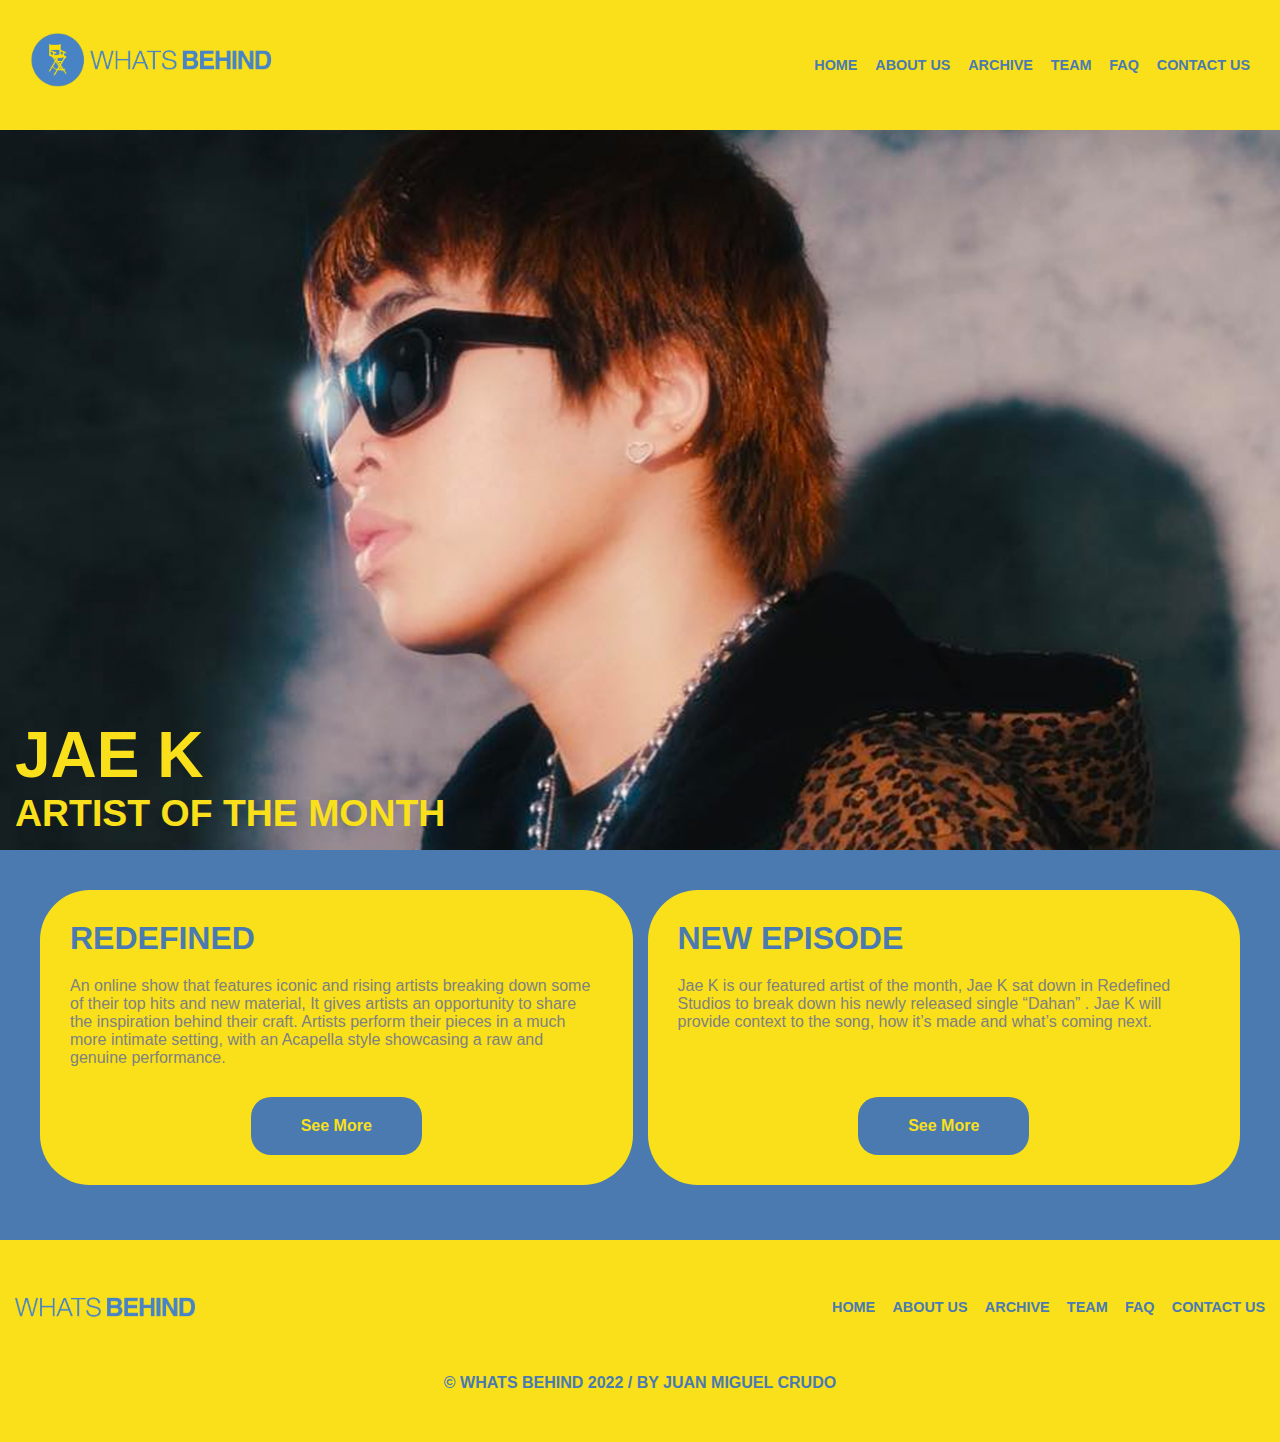
<file: index.html>
<!DOCTYPE html>
<html lang="en">
<head>
    <meta charset="UTF-8">
    <meta http-equiv="X-UA-Compatible" content="IE=edge">
    <meta name="viewport" content="width=device-width, initial-scale=1.0">
    <title>WHAT'S BEHIND</title>
    <link rel="icon" type="image/x-icon" href="img/logo.png">
    <link rel="stylesheet" href="css/style.css">
</head>
<body>
    <div id="nav">
        <div id="nav-left">
            <label for="menu-toggle">
                <img src="img/options.png" id="ham-menu"/>
            </label>
            <img src="img/logo.png" id="logomobile"/>
            <img src="img/logoweb.png" id="logoweb"/>
        </div>
        <input type="checkbox" id="menu-toggle"/>

        <div id="nav-right">
            <a href="index.html">HOME</a>
            <a href="about.html">ABOUT US</a>
            <a href="archive.html">ARCHIVE</a>
            <a href="team.html">TEAM</a>
            <a href="faq.html">FAQ</a>
            <a href="contact.html">CONTACT US</a>
        </div>
    </div>

    <a href="https://www.facebook.com/jaeklovesyou" id="hero-section">
        <span>
            <h1>JAE K</h1>
            <h3>ARTIST OF THE MONTH</h3>
        </span>
    </a>

    <div id="about">
        <div class="card">
            <section>
                <h1>REDEFINED</h1>
                <p>An online show that features iconic and rising artists breaking down some of their top hits and new material, It gives artists an opportunity to share the inspiration behind their craft. Artists perform their pieces in a much more intimate setting, with an Acapella style showcasing a raw and genuine performance.</p>
            </section>
            <section>
                <a href="https://www.youtube.com/channel/UCvxVta84UwdC-y16377bdNA/videos">See More</a>
            </section>
        </div>
        <div class="card">
            <section>
                <h1>NEW EPISODE</h1>
                <p>Jae K is our featured artist of the month, Jae K sat down in Redefined Studios to break down his newly released single “Dahan” . Jae K will provide context to the song, how it’s made and what’s coming next.</p>
            </section>
            <section>
                <a href="https://www.youtube.com/watch?v=Ah_amsd7gFQ&t=272s&ab_channel=What%27sBehind">See More</a>
            </section>
        </div>
    </div>

    <footer>
        <img src="img/textlogo.png" id="footer-logo">
        
        <span>
            <a href="index.html">HOME</a>
            <a href="about.html">ABOUT US</a>
            <a href="archive.html">ARCHIVE</a>
            <a href="team.html">TEAM</a>
            <a href="faq.html">FAQ</a>
            <a href="contact.html">CONTACT US</a>
        </span>
    </footer>
    <div class="footer2">
        © WHATS BEHIND 2022 / BY JUAN MIGUEL CRUDO
    </div>
</body>
</html>
</file>
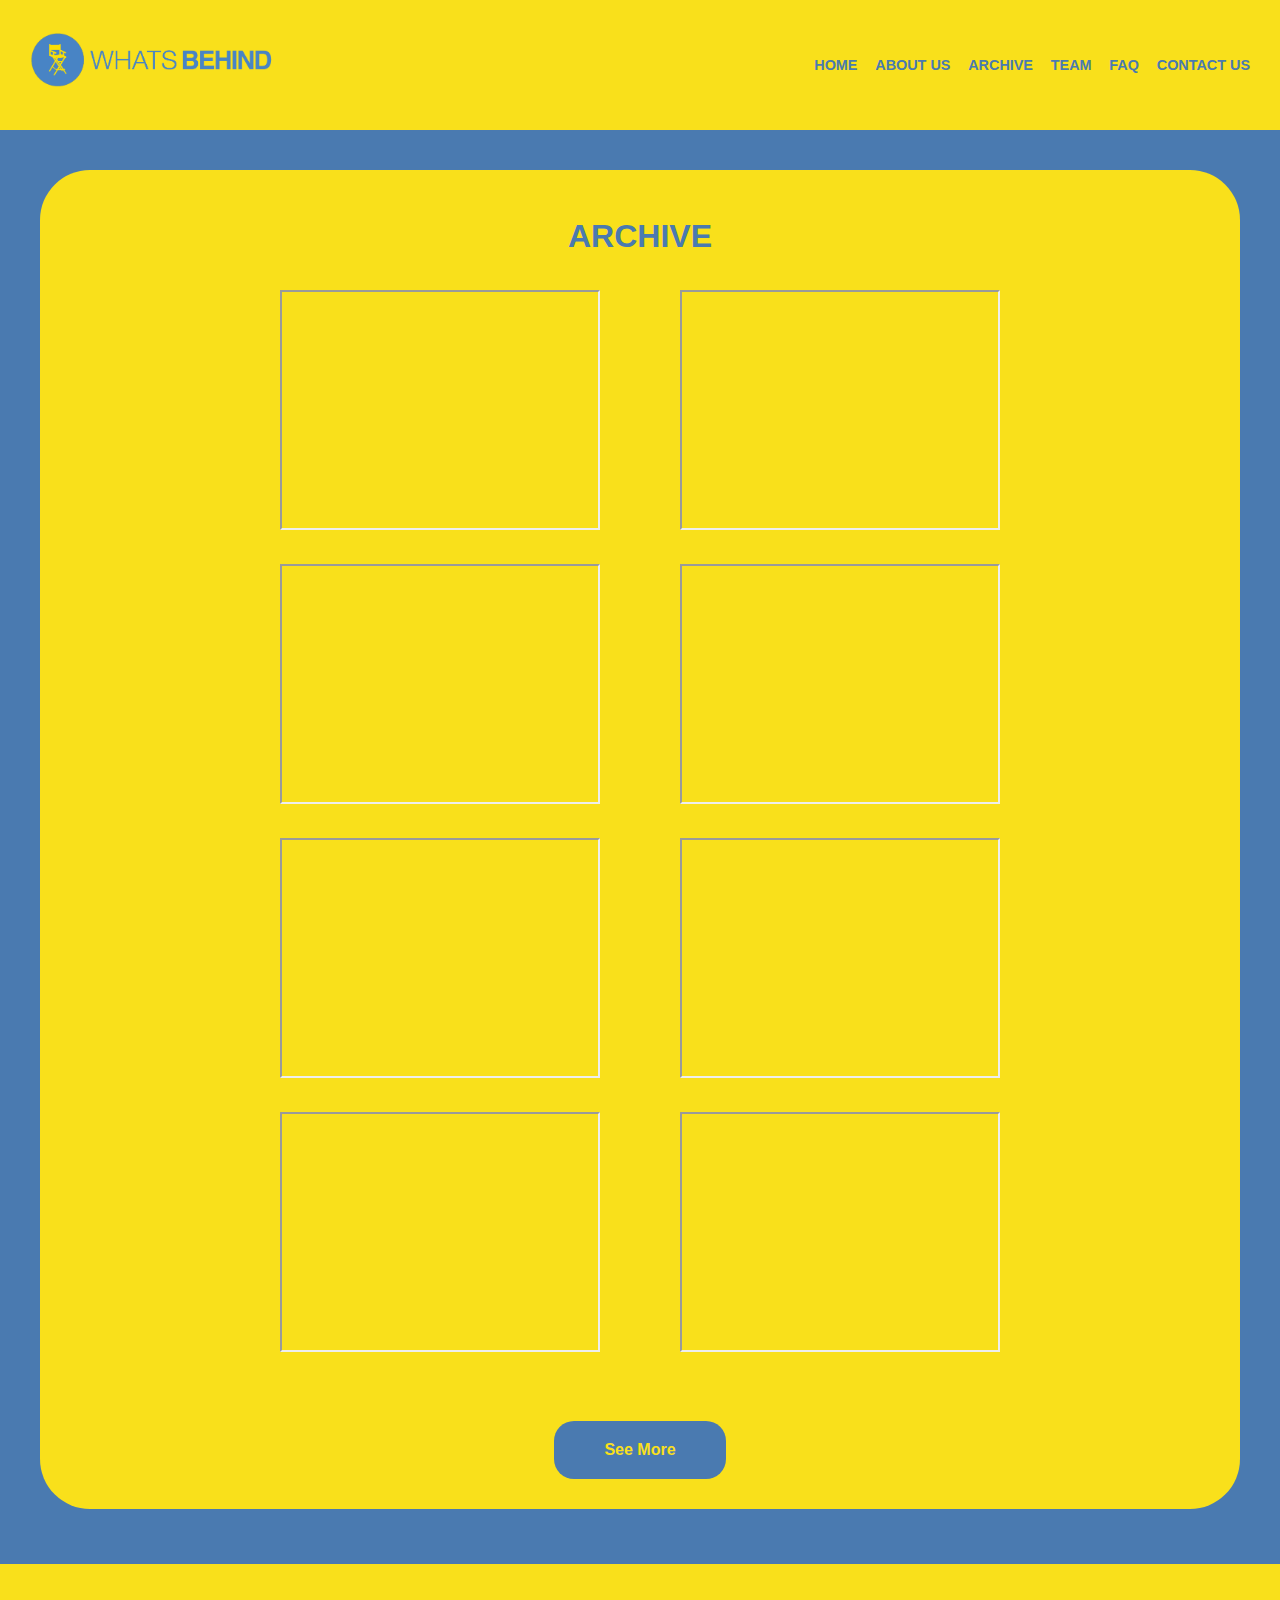
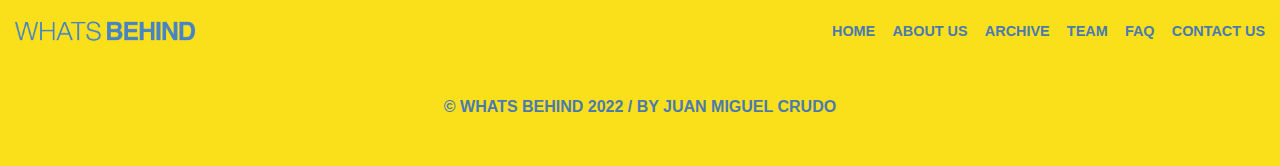
<file: archive.html>
<!DOCTYPE html>
<html lang="en">
  <head>
    <meta charset="UTF-8">
    <meta http-equiv="X-UA-Compatible" content="IE=edge">
    <meta name="viewport" content="width=device-width, initial-scale=1.0">
    <title>WHAT'S BEHIND</title>
    <link rel="icon" type="image/x-icon" href="img/logo.png">
    <link rel="stylesheet" href="css/style.css">
  </head>
  <body>
    <div id="nav">
      <div id="nav-left">
        <label for="menu-toggle">
          <img src="img/options.png" id="ham-menu" />
        </label>
        <img src="img/logo.png" id="logomobile" />
        <img src="img/logoweb.png" id="logoweb" />
      </div>
      <input type="checkbox" id="menu-toggle" />
      <div id="nav-right">
        <a href="index.html">HOME</a>
        <a href="about.html">ABOUT US</a>
        <a href="archive.html">ARCHIVE</a>
        <a href="team.html">TEAM</a>
        <a href="faq.html">FAQ</a>
        <a href="contact.html">CONTACT US</a>
      </div>
    </div>
    <div id="about">
      <div class="card about-card">
        <section>
          <br>
          <h1 class="archive-title">ARCHIVE</h1>
          <div>
            <div class="yt-vids">
              <div class="yt-vid-container">
                <iframe src="https://www.youtube.com/embed/Ah_amsd7gFQ"></iframe>
              </div>
              <div class="yt-vid-container">
                <iframe src="https://www.youtube.com/embed/UKq5GkYKOkk"></iframe>
              </div>
            </div>
            <div>
              <div class="yt-vids">
                <div class="yt-vid-container">
                  <iframe src="https://www.youtube.com/embed/tWceuCbxjfs"></iframe>
                </div>
                <div class="yt-vid-container">
                  <iframe src="https://www.youtube.com/embed/g-IUUi87wa8"></iframe>
                </div>
              </div>
            </div>
            <div>
                <div class="yt-vids">
                  <div class="yt-vid-container">
                    <iframe src="https://www.youtube.com/embed/MmP7k4f1Ibk"></iframe>
                  </div>
                  <div class="yt-vid-container">
                    <iframe src="https://www.youtube.com/embed/wnstLeznuns"></iframe>
                  </div>
                </div>
              </div>
              <div>
                <div class="yt-vids">
                  <div class="yt-vid-container">
                    <iframe src="https://www.youtube.com/embed/R32ch9d0cRQ"></iframe>
                  </div>
                  <div class="yt-vid-container">
                    <iframe src="https://www.youtube.com/embed/AnmfdeB-3Eg"></iframe>
                  </div>
                </div>
              </div>
          </div>
          <section class="archive-see-more">
            <a href="https://www.youtube.com/channel/UCvxVta84UwdC-y16377bdNA/videos">See More</a>
        </section>
      </div>
    </div>
    <footer>
      <img src="img/textlogo.png" id="footer-logo" >
      <span>
        <a href="index.html">HOME</a>
        <a href="about.html">ABOUT US</a>
        <a href="archive.html">ARCHIVE</a>
        <a href="team.html">TEAM</a>
        <a href="faq.html">FAQ</a>
        <a href="contact.html">CONTACT US</a>
      </span>
    </footer>
    <div class="footer2">
      © WHATS BEHIND 2022 / BY JUAN MIGUEL CRUDO
  </div>
  </body>
</html>
</file>
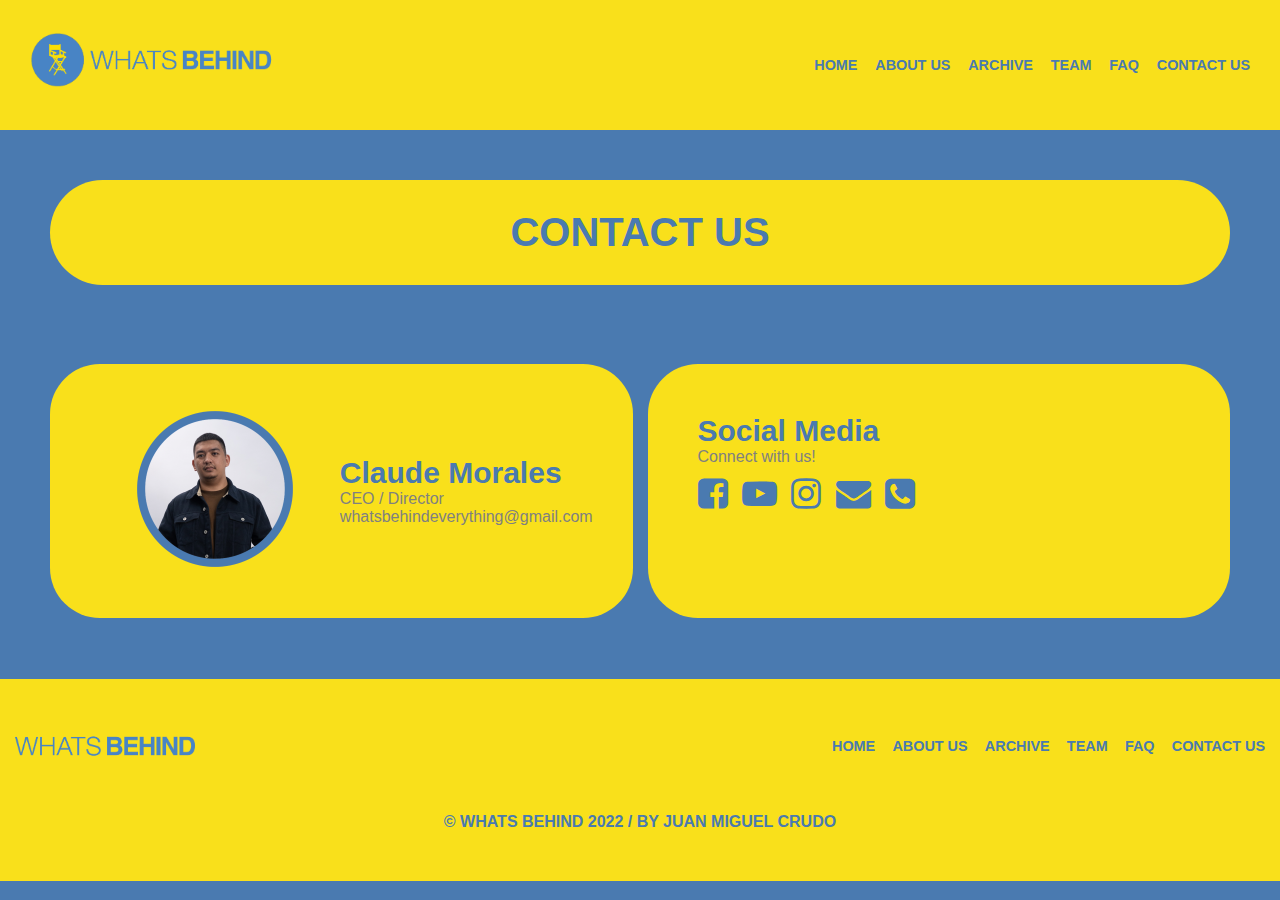
<file: contact.html>
<!DOCTYPE html>
<html lang="en">
<head>
    <meta charset="UTF-8">
    <meta http-equiv="X-UA-Compatible" content="IE=edge">
    <meta name="viewport" content="width=device-width, initial-scale=1.0">
    <title>WHAT'S BEHIND</title>
    <link rel="icon" type="image/x-icon" href="img/logo.png">
    <link rel="stylesheet" href="css/style.css">
    <link rel="stylesheet" href="https://cdnjs.cloudflare.com/ajax/libs/font-awesome/4.7.0/css/font-awesome.min.css">
</head>
<body class="bg-blue">
    <div id="nav">
        <div id="nav-left">
            <label for="menu-toggle">
                <img src="img/options.png" id="ham-menu" />
            </label>
            <img src="img/logo.png" id="logomobile" />
        <img src="img/logoweb.png" id="logoweb" />
        </div>
        <input type="checkbox" id="menu-toggle"/>

        <div id="nav-right">
            <a href="index.html">HOME</a>
            <a href="about.html">ABOUT US</a>
            <a href="archive.html">ARCHIVE</a>
            <a href="team.html">TEAM</a>
            <a href="faq.html">FAQ</a>
            <a href="contact.html">CONTACT US</a>
        </div>
    </div>

    <div id="team">
        <div class="team-card">
            <section>
               <h1>CONTACT US</h1>
            </section>
        </div>
        </div><br><br><br>
        
        <div id="about-team">
        
            <div class="card-contact">
                <section class="team-details">
                    <div><img src="img/claude.png" alt="team" id="hp" /></div>
                    <div>
                        <h5>Claude Morales</h5>
                        <p>CEO / Director</p>
                        <p>whatsbehindeverything@gmail.com</p>
                    </div>
                </section>
            </div>
            <div class="card-contact">
                <section class="social-media">
                    <div>
                        <h5>Social Media</h5>
                        <p>Connect with us!</p>
                        <div class="social-icons">
                        <a href="https://www.facebook.com/whatsbehindph" target="_blank" class="icon"><i class="fa fa-facebook-square" aria-hidden="true"></i></a>
                        <a href="https://www.youtube.com/channel/UCvxVta84UwdC-y16377bdNA/featured" target="_blank" class="icon"><i class="fa fa-youtube-play" aria-hidden="true"></i></a>
                        <a href="https://www.instagram.com/whatsbehindph/?hl=en" target="_blank" class="icon"><i class="fa fa-instagram" aria-hidden="true"></i></a>
                        <a href="mailto:whatsbehindeverything@gmail.com" class="icon"><i class="fa fa-envelope" aria-hidden="true"></i></a>
                        <a href="tel:+639989921466" class="icon"><i class="fa fa-phone-square" aria-hidden="true"></i></a>
                        </div>
                    </div>
                </section>
            </div>
    </div>

    <br><br><footer>
        <img src="img/textlogo.png" id="footer-logo" >
        
        <span>
            <a href="index.html">HOME</a>
            <a href="about.html">ABOUT US</a>
            <a href="archive.html">ARCHIVE</a>
            <a href="team.html">TEAM</a>
            <a href="faq.html">FAQ</a>
            <a href="contact.html">CONTACT US</a>
        </span>
    </footer>
    <div class="footer2">
        © WHATS BEHIND 2022 / BY JUAN MIGUEL CRUDO
    </div>
</body>
</html>
</file>
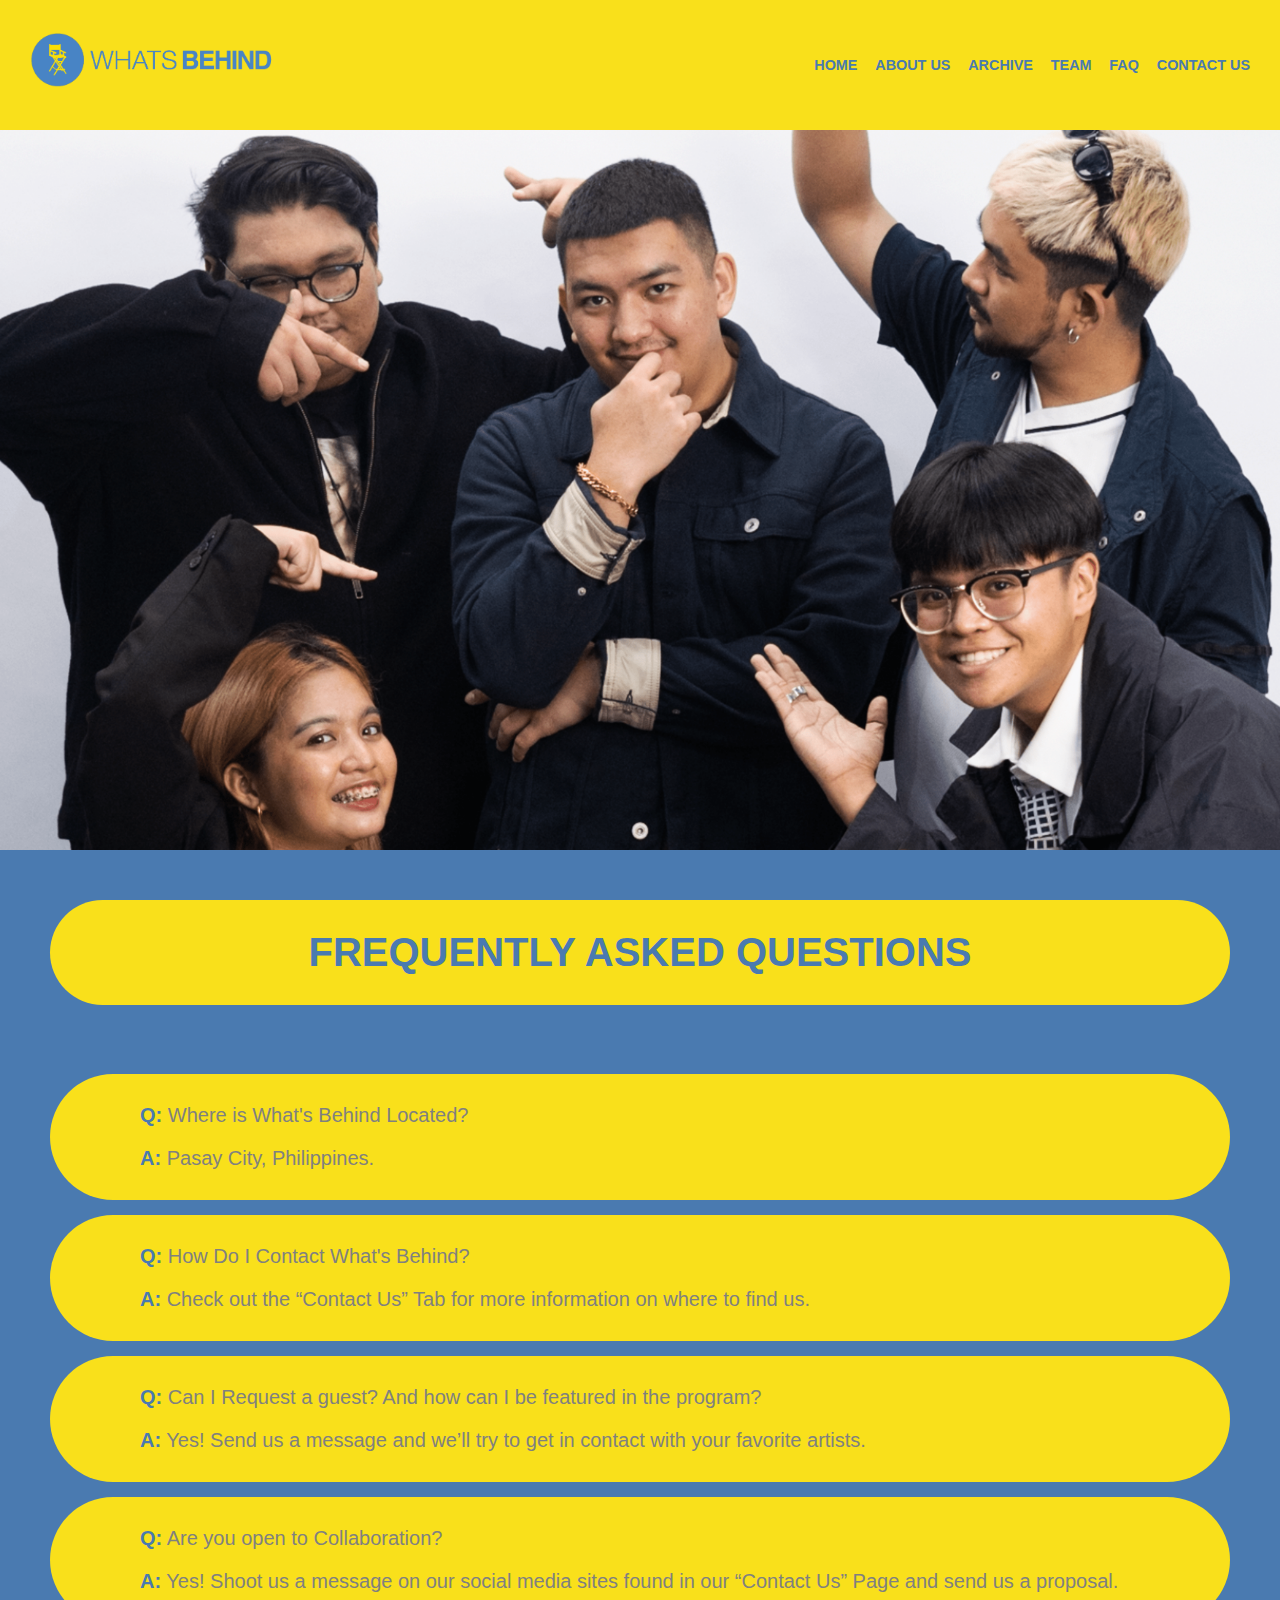
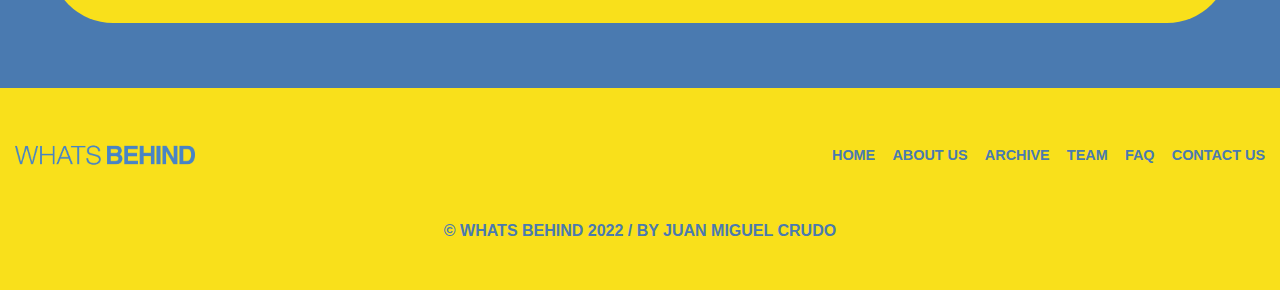
<file: faq.html>
<!DOCTYPE html>
<html lang="en">
<head>
    <meta charset="UTF-8">
    <meta http-equiv="X-UA-Compatible" content="IE=edge">
    <meta name="viewport" content="width=device-width, initial-scale=1.0">
    <title>WHAT'S BEHIND</title>
    <link rel="icon" type="image/x-icon" href="img/logo.png">
    <link rel="stylesheet" href="css/style.css">
</head>
<body>
    <div id="nav">
        <div id="nav-left">
            <label for="menu-toggle">
                <img src="img/options.png" id="ham-menu" />
            </label>
            <img src="img/logo.png" id="logomobile" />
        <img src="img/logoweb.png" id="logoweb" />
        </div>
        <input type="checkbox" id="menu-toggle"/>

        <div id="nav-right">
            <a href="index.html">HOME</a>
            <a href="about.html">ABOUT US</a>
            <a href="archive.html">ARCHIVE</a>
            <a href="team.html">TEAM</a>
            <a href="faq.html">FAQ</a>
            <a href="contact.html">CONTACT US</a>
        </div>
    </div>

    <div id="faq-section">
    </div>

    <div id="faq">
        <div class="faq-card">
            <section>
               <h1>FREQUENTLY ASKED QUESTIONS</h1>
            </section>
        </div><br><br><br>
        <div class="faq-card">
            <section>
               <p><b class="text-blue">Q:</b> Where is What's Behind Located?</p>
               <p><b class="text-blue">A:</b> Pasay City, Philippines.</p>
            </section>
        </div>
        <div class="faq-card">
            <section>
               <p><b class="text-blue">Q:</b> How Do I Contact What's Behind?</p>
               <p><b class="text-blue">A:</b> Check out the “Contact Us” Tab for more information on where to find us.</p>
            </section>
        </div>
        <div class="faq-card">
            <section>
               <p><b class="text-blue">Q:</b> Can I Request a guest? And how can I be featured in the program?</p>
               <p><b class="text-blue">A:</b> Yes! Send us a message and we’ll try to get in contact with your favorite artists. </p>
            </section>
        </div>
        <div class="faq-card">
            <section>
               <p><b class="text-blue">Q:</b> Are you open to Collaboration?</p>
               <p><b class="text-blue">A:</b> Yes! Shoot us a message on our social media sites found in our “Contact Us” Page and send us a proposal.</p>
            </section>
        </div>
    </div>

    <footer>
        <img src="img/textlogo.png" id="footer-logo" >
        
        <span>
            <a href="index.html">HOME</a>
            <a href="about.html">ABOUT US</a>
            <a href="archive.html">ARCHIVE</a>
            <a href="team.html">TEAM</a>
            <a href="faq.html">FAQ</a>
            <a href="contact.html">CONTACT US</a>
        </span>
    </footer>
    <div class="footer2">
        © WHATS BEHIND 2022 / BY JUAN MIGUEL CRUDO
    </div>
</body>
</html>
</file>
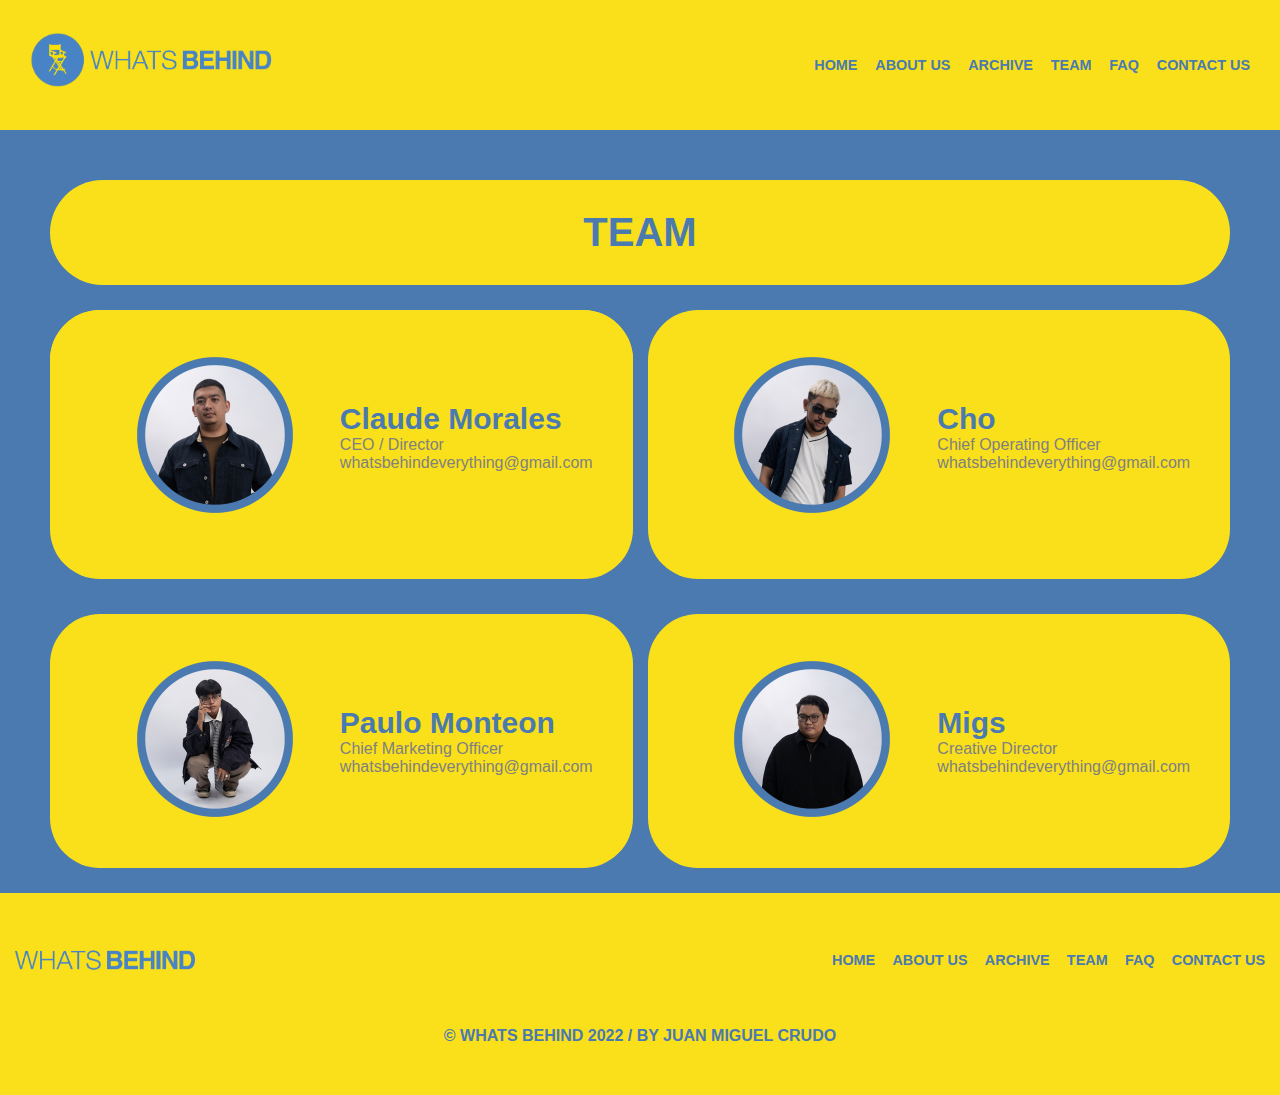
<file: team.html>
<!DOCTYPE html>
<html lang="en">
<head>
    <meta charset="UTF-8">
    <meta http-equiv="X-UA-Compatible" content="IE=edge">
    <meta name="viewport" content="width=device-width, initial-scale=1.0">
    <title>WHAT'S BEHIND</title>
    <link rel="icon" type="image/x-icon" href="img/logo.png">
    <link rel="stylesheet" href="css/style.css">
</head>
<body class="bg-blue">
    <div id="nav">
        <div id="nav-left">
            <label for="menu-toggle">
                <img src="img/options.png" id="ham-menu" />
            </label>
            <img src="img/logo.png" id="logomobile" />
        <img src="img/logoweb.png" id="logoweb" />
        </div>
        <input type="checkbox" id="menu-toggle"/>

        <div id="nav-right">
            <a href="index.html">HOME</a>
            <a href="about.html">ABOUT US</a>
            <a href="archive.html">ARCHIVE</a>
            <a href="team.html">TEAM</a>
            <a href="faq.html">FAQ</a>
            <a href="contact.html">CONTACT US</a>
        </div>
    </div>

    <div id="team">
        <div class="team-card">
            <section>
               <h1>TEAM</h1>
            </section>
        </div>
    </div>

    <div id="about-team">
            <div class="card-team">
                <div class="card-team">
            <section class="team-details">
                <div><img src="img/claude.png" alt="team" id="hp" /></div>
                <div>
                    <h5>Claude Morales</h5>
                    <p>CEO / Director</p>
                    <p>whatsbehindeverything@gmail.com</p>
                </div>
            </section>
        </div>
            </div>
            <div class="card-team">
                <section class="team-details">
                    <div><img src="img/cho.png" alt="team" id="hp" /></div>
                    <div>
                        <h5>Cho</h5>
                        <p>Chief Operating Officer</p>
                        <p>whatsbehindeverything@gmail.com</p>
                    </div>
                </section>
            </div>
    </div>

    <div id="about-team">
        
        <div class="card-team">
            <section class="team-details">
            <div><img src="img/pao.png" alt="team" id="hp" /></div>
            <div>
                <h5>Paulo Monteon</h5>
                <p>Chief Marketing Officer</p>
                <p>whatsbehindeverything@gmail.com</p>
            </div>
        </section>
        </div>
        <div class="card-team">
            <section class="team-details">
                <div><img src="img/migs.png" alt="team" id="hp" /></div>
                <div>
                    <h5>Migs</h5>
                    <p>Creative Director</p>
                    <p>whatsbehindeverything@gmail.com</p>
                </div>
            </section>
        </div>
</div>

    <footer>
        <img src="img/textlogo.png" id="footer-logo">
        
        <span>
            <a href="index.html">HOME</a>
            <a href="about.html">ABOUT US</a>
            <a href="archive.html">ARCHIVE</a>
            <a href="team.html">TEAM</a>
            <a href="faq.html">FAQ</a>
            <a href="contact.html">CONTACT US</a>
        </span>
    </footer>
    <div class="footer2">
        © WHATS BEHIND 2022 / BY JUAN MIGUEL CRUDO
    </div>
</body>
</html>
</file>
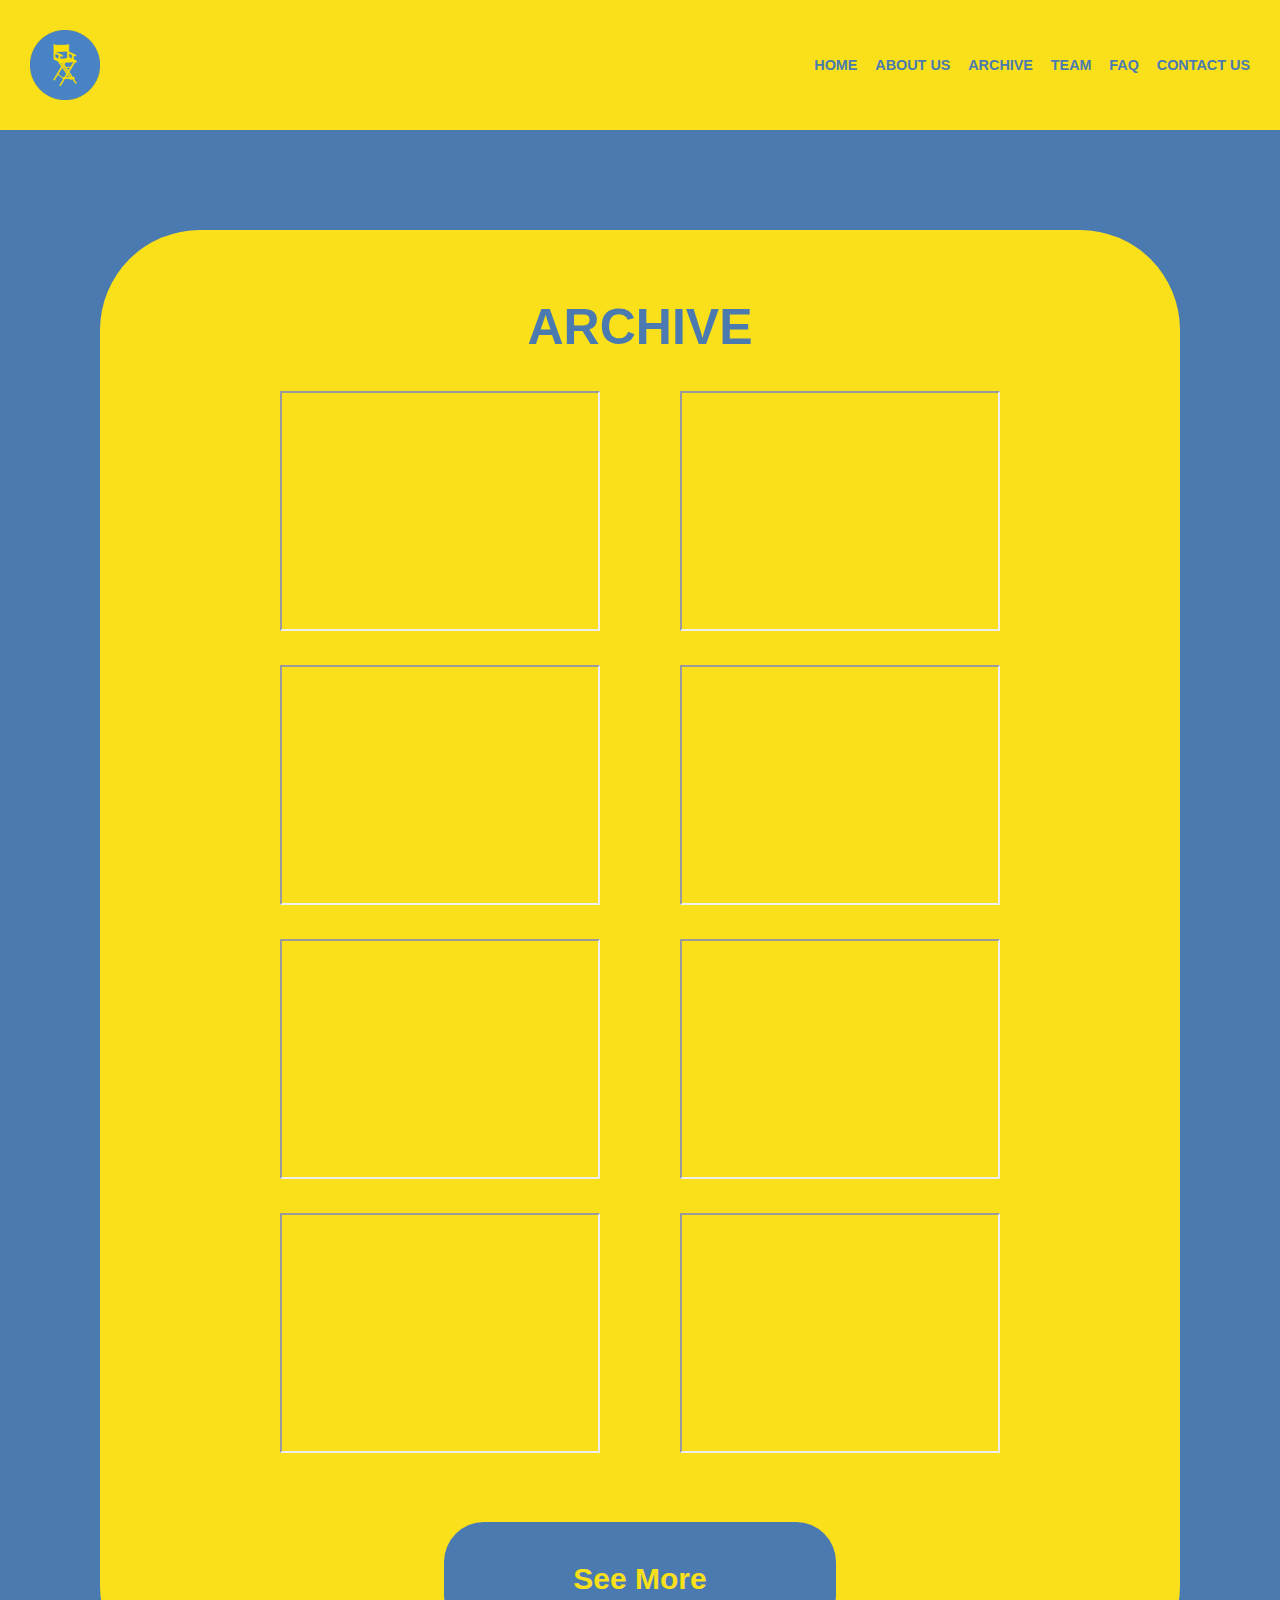
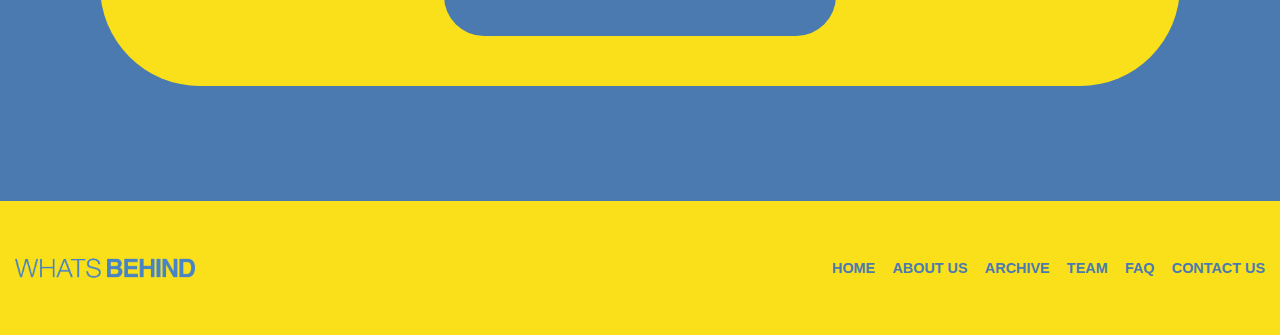
<file: views/archive.html>
<!DOCTYPE html>
<html lang="en">
  <head>
    <meta charset="UTF-8">
    <meta http-equiv="X-UA-Compatible" content="IE=edge">
    <meta name="viewport" content="width=device-width, initial-scale=1.0">
    <title>WHAT'S BEHIND</title>
    <link rel="icon" type="image/x-icon" href="../img/logo.png">
    <link rel="stylesheet" href="../style.css">
  </head>
  <body>
    <div id="nav">
      <div id="nav-left">
        <label for="menu-toggle">
          <img src="../img/options.png" id="ham-menu" />
        </label>
        <img src="../img/logo.png" id="logo" />
      </div>
      <input type="checkbox" id="menu-toggle" style="display: none;" />
      <div id="nav-right">
        <a href="../index.html">HOME</a>
        <a href="about.html">ABOUT US</a>
        <a href="archive.html">ARCHIVE</a>
        <a href="team.html">TEAM</a>
        <a href="faq.html">FAQ</a>
        <a href="contact.html">CONTACT US</a>
      </div>
    </div>
    <div id="about">
      <div class="card about-card">
        <section>
          <br>
          <h1>ARCHIVE</h1>
          <div>
            <div class="yt-vids">
              <div class="yt-vid-container">
                <iframe src="https://www.youtube.com/embed/Ah_amsd7gFQ"></iframe>
              </div>
              <div class="yt-vid-container">
                <iframe src="https://www.youtube.com/embed/UKq5GkYKOkk"></iframe>
              </div>
            </div>
            <div>
              <div class="yt-vids">
                <div class="yt-vid-container">
                  <iframe src="https://www.youtube.com/embed/tWceuCbxjfs"></iframe>
                </div>
                <div class="yt-vid-container">
                  <iframe src="https://www.youtube.com/embed/g-IUUi87wa8"></iframe>
                </div>
              </div>
            </div>
            <div>
                <div class="yt-vids">
                  <div class="yt-vid-container">
                    <iframe src="https://www.youtube.com/embed/MmP7k4f1Ibk"></iframe>
                  </div>
                  <div class="yt-vid-container">
                    <iframe src="https://www.youtube.com/embed/wnstLeznuns"></iframe>
                  </div>
                </div>
              </div>
              <div>
                <div class="yt-vids">
                  <div class="yt-vid-container">
                    <iframe src="https://www.youtube.com/embed/R32ch9d0cRQ"></iframe>
                  </div>
                  <div class="yt-vid-container">
                    <iframe src="https://www.youtube.com/embed/AnmfdeB-3Eg"></iframe>
                  </div>
                </div>
              </div>
          </div>
          <section class="archive-see-more">
            <a href="https://www.youtube.com/channel/UCvxVta84UwdC-y16377bdNA/videos">See More</a>
        </section>
      </div>
    </div>
    <footer>
      <img src="../img/textlogo.png" id="footer-logo">
      <span>
        <a href="../index.html">HOME</a>
        <a href="about.html">ABOUT US</a>
        <a href="archive.html">ARCHIVE</a>
        <a href="team.html">TEAM</a>
        <a href="faq.html">FAQ</a>
        <a href="contact.html">CONTACT US</a>
      </span>
    </footer>
  </body>
</html>
</file>
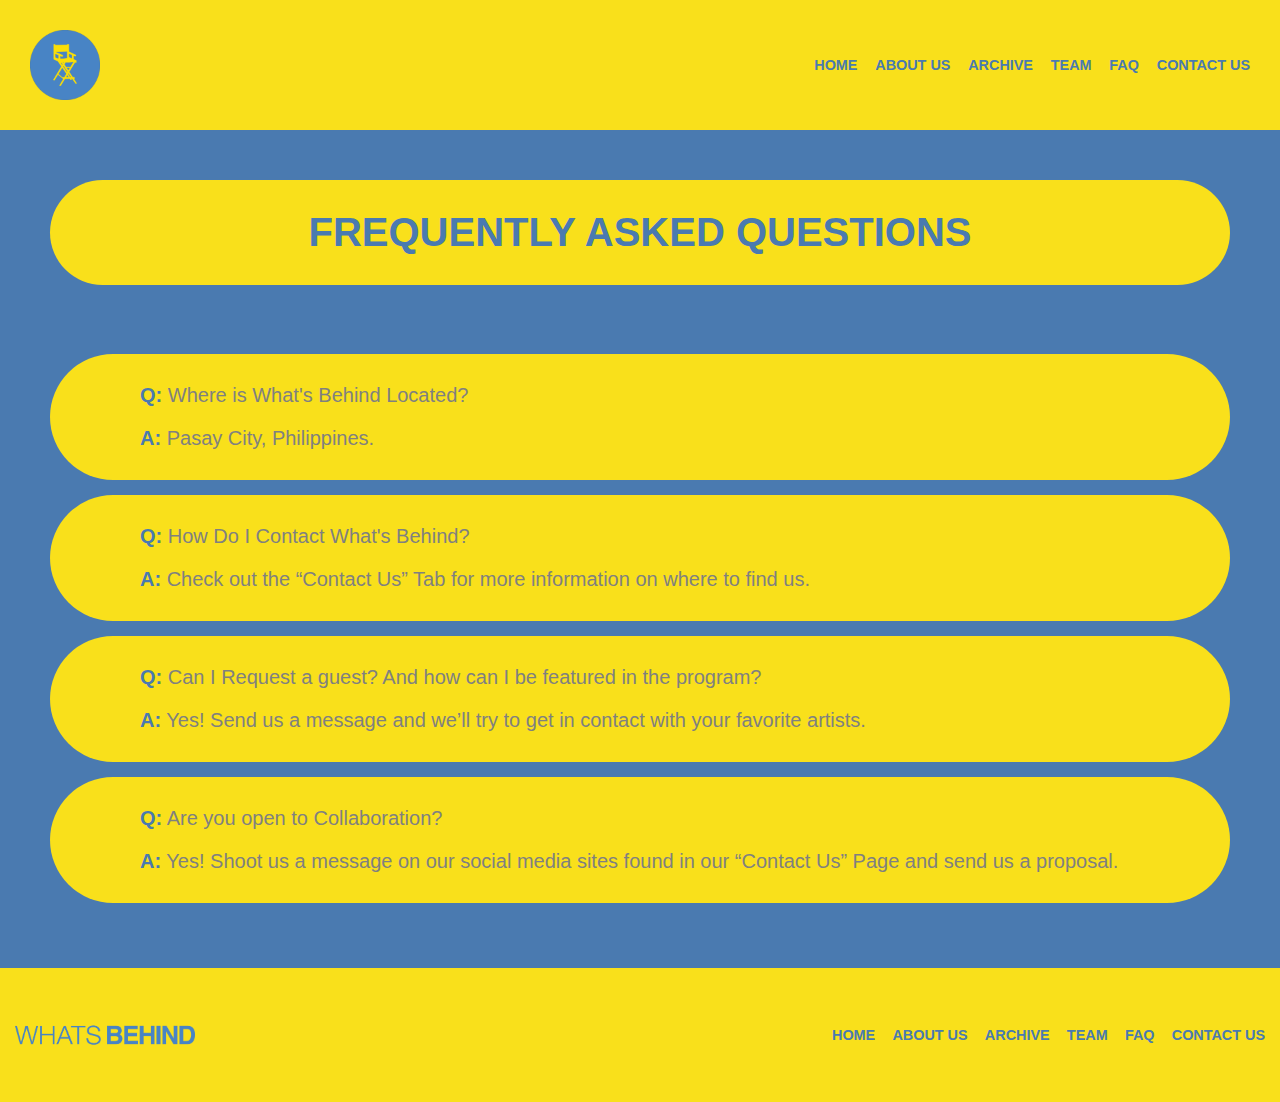
<file: views/faq.html>
<!DOCTYPE html>
<html lang="en">
<head>
    <meta charset="UTF-8">
    <meta http-equiv="X-UA-Compatible" content="IE=edge">
    <meta name="viewport" content="width=device-width, initial-scale=1.0">
    <title>WHAT'S BEHIND</title>
    <link rel="icon" type="image/x-icon" href="../img/logo.png">
    <link rel="stylesheet" href="../style.css">
</head>
<body>
    <div id="nav">
        <div id="nav-left">
            <label for="menu-toggle">
                <img src="../img/options.png" id="ham-menu"/>
            </label>
            <img src="../img/logo.png" id="logo"/>
        </div>
        <input type="checkbox" id="menu-toggle" style="display: none;"/>

        <div id="nav-right">
            <a href="../index.html">HOME</a>
            <a href="about.html">ABOUT US</a>
            <a href="archive.html">ARCHIVE</a>
            <a href="team.html">TEAM</a>
            <a href="faq.html">FAQ</a>
            <a href="contact.html">CONTACT US</a>
        </div>
    </div>

    <div id="faq">
        <div class="faq-card">
            <section>
               <h1>FREQUENTLY ASKED QUESTIONS</h1>
            </section>
        </div><br><br><br>
        <div class="faq-card">
            <section>
               <p><b class="text-blue">Q:</b> Where is What's Behind Located?</p>
               <p><b class="text-blue">A:</b> Pasay City, Philippines.</p>
            </section>
        </div>
        <div class="faq-card">
            <section>
               <p><b class="text-blue">Q:</b> How Do I Contact What's Behind?</p>
               <p><b class="text-blue">A:</b> Check out the “Contact Us” Tab for more information on where to find us.</p>
            </section>
        </div>
        <div class="faq-card">
            <section>
               <p><b class="text-blue">Q:</b> Can I Request a guest? And how can I be featured in the program?</p>
               <p><b class="text-blue">A:</b> Yes! Send us a message and we’ll try to get in contact with your favorite artists. </p>
            </section>
        </div>
        <div class="faq-card">
            <section>
               <p><b class="text-blue">Q:</b> Are you open to Collaboration?</p>
               <p><b class="text-blue">A:</b> Yes! Shoot us a message on our social media sites found in our “Contact Us” Page and send us a proposal.</p>
            </section>
        </div>
    </div>

    <footer>
        <img src="../img/textlogo.png" id="footer-logo">
        
        <span>
            <a href="../index.html">HOME</a>
            <a href="about.html">ABOUT US</a>
            <a href="archive.html">ARCHIVE</a>
            <a href="team.html">TEAM</a>
            <a href="faq.html">FAQ</a>
            <a href="contact.html">CONTACT US</a>
        </span>
    </footer>
</body>
</html>
</file>
<file: css/style.css>
*{
    padding : 0;
    margin : 0;
    box-sizing: border-box;
    font-family: Helvetica, sans-serif;
}

img{
    content-visibility: auto;
}

:root{
    --blue: #4a7ab0;
    --yellow : #f9e01b
}

::-webkit-scrollbar {
    width: 10px;
}
  

::-webkit-scrollbar-track {
    background: #f1f1f1; 
    border-radius: 10px;
}
   
::-webkit-scrollbar-thumb {
    background: var(--blue); 
    border-radius: 10px;
}
  
::-webkit-scrollbar-thumb:hover {
    background: #30527a; 
}

.text-blue{
    color: var(--blue);
}

.bg-blue{
    background-color: var(--blue);
}

#nav{
    display: flex;
    flex-direction: column;
    background-color: var(--yellow);
    padding: 30px;
    align-items: center;
}

#nav-left{
    width: 100%;
    height: 70px;
    position: relative;
}

#logoweb{
    width: 40%;
    position: absolute;
    left: 50%;
    top:50%;
    transform: translate(-50%,-50%);
}

#logomobile{
    display: none;
}

#ham-menu{
    width: 30px;
    position: absolute;
    top:50%;
    transform: translate(0%,-50%);
    cursor: pointer;
}

#nav-right{
    margin-top: 15px;
    display: none;
    flex-direction: column;
    text-align: center;
    gap : 5px
}

#nav-right a{
    text-decoration: none;
    font-size: .9em;
    margin-left: .8rem;
    font-weight: bold;
    color : var(--blue);
}

#menu-toggle{
    display: none;
}

#menu-toggle:checked + #nav-right{
    display: flex;
}

#hero-section{
    height: 300px;
    display: flex;
    align-items: end;
    padding : 15px;
    background: url(../img/jaekwb.png) no-repeat;
    background-size: cover;
    background-position: center;
    text-decoration: none;
}

#hero-section h1,
#hero-section h3{
    color : var(--yellow);
}

#about{
    background-color: var(--blue);
    padding : 15px;
    display: flex;
    gap : 15px;
    flex-direction: column;
}

#about-team{
    background-color: var(--blue);
    padding : 15px;
    display: flex;
    gap : 15px;
    flex-direction: column;
}
.card{
    flex : 1;
    margin-bottom: 15px;
    border-radius: 20px;
    padding : 15px;
    background-color: var(--yellow);
    display: flex;
    flex-direction: column;
    justify-content: space-between;
}

.card h1{
    color : var(--blue);
    text-align: left;
    margin-bottom: 20px;
    white-space: nowrap;
}

.card p{
    color : gray;
}

.card a{
    text-decoration: none;
    padding : 20px 50px;
    background-color: var(--blue);
    color : var(--yellow);
    font-weight: bold;
    display: block;
    border-radius: 20px;
}

.card section:nth-child(2){
    display: flex;
    justify-content: center;
    margin-top: 30px;
}

#about > section{
    display: inline-block;
    height: 100%;
}

#about-team > section{
    display: inline-block;
    height: 100%;
}

footer{
    padding : 50px 15px 50px 15px;
    background-color: var(--yellow);
    display: flex;
    justify-content: center;
    align-items: center;
}

#footer-logo{
    width: 180px;
    
}

footer span a{
    text-decoration: none;
    font-size: .9em;
    margin-left: .8rem;
    font-weight: bold;
    color : var(--blue);
    display: none;
}

/* ABOUT PAGE */

#about-section{
    height: 300px;
    display: flex;
    align-items: end;
    padding : 15px;
    background: url(../img/wbteam.png) no-repeat;
    background-size: cover;
    background-position: center;
}

#about-section h1,
#about-section h3{
    color : var(--yellow);
}

.about-card section a{
    text-decoration: none;
    padding : 20px 50px;
    background-color: var(--blue);
    color : var(--yellow);
    font-weight: bold;
    display: block;
    border-radius: 20px;
}

.about-card p{
    padding: 10px;
}

.card #wblogo{
    width: 300px !important;
}

/* faq page */

#faq{
    background-color: var(--blue);
    padding : 50px;
}

.faq-card{
    margin-bottom: 15px;
    border-radius: 20px;
    padding : 15px;
    background-color: var(--yellow);
}

.faq-card h1{
    color : var(--blue);
    text-align: center;
    font-size: 40px;
    padding: 10px !important;
}

.faq-card p{
    color : gray;
    padding: 10px 70px 10px 70px !important;
    font-size: 20px;
}

#faq-section{
    height: 300px;
    display: flex;
    align-items: end;
    padding : 15px;
    background: url(../img/faqpic.png) no-repeat;
    background-size: cover;
    background-position: center;
}

/* team page */

#team{
    background-color: var(--blue);
    padding : 50px 50px 0px 50px;
}

.team-card{
    margin-bottom: 15px;
    border-radius: 20px;
    background-color: var(--yellow);
    padding: 20px !important;
}

.team-card h1{
    color : var(--blue);
    text-align: center;
    font-size: 40px;
    padding: 10px !important;
    white-space: nowrap;
}

#team h5{
    font-size: 30px;
    color: var(--blue);
}

#team p{
    color : gray;
    font-size: 20px;
}

.team-card p{
    color : gray;
    font-size: 20px;
}

.card-team .team-details{
    display: flex !important;
    align-items: center !important;
    justify-content: center !important;
}

.card-contact .team-details{
    display: flex !important;
    align-items: center !important;
    justify-content: center !important;
}

#team .team-details{
    display: flex !important;
    align-items: center !important;
    justify-content: center !important;
}

.card-team .team-details h5{
    font-size: 30px;
    color: var(--blue);
}

.card-contact .team-details h5{
    font-size: 30px;
    color: var(--blue);
}

#team .team-details #hp  {
    width: 250px;
    height: 250px;
}

.card-team .team-details #hp  {
    width: 250px;
    height: 250px;
}

.card-team .team-details #hp1  {
    width: 250px;
    height: 250px;
}

.card-team{
    flex : 1;
    margin-bottom: 15px;
    border-radius: 20px;
    padding : 15px;
    background-color: var(--yellow);
    display: flex;
    flex-direction: column;
    justify-content: space-between;
}

.card-team h1{
    color : var(--blue);
    text-align: left;
    margin-bottom: 20px;
    white-space: nowrap;
}

.card-team p{
    color : gray;
}

.card-team a{
    text-decoration: none;
    padding : 20px 50px;
    background-color: var(--blue);
    color : var(--yellow);
    font-weight: bold;
    display: block;
    border-radius: 20px;
}

.card-team section:nth-child(2){
    display: flex;
    justify-content: center;
    margin-top: 30px;
}

/* Contact page */

.social-card{
    margin-bottom: 15px;
    border-radius: 20px;
    padding : 15px;
    background-color: var(--yellow);
    display: flex;
    justify-content: center !important;
}

.social-card .social-details .social-links{
    display: flex !important;
    align-items: center !important;
}

.social-card .social-details .social-links .social-logo #hp  {
    width: 100px;
    height: 100px;
}

.social-card .social-details .social-links .social-text a{
    font-size: 30px;
    font-weight: bold;
    text-decoration: none !important;
    color: var(--blue);
}


.social-text{
    padding-left: 100px;
}


.social-logo{
    padding: 10px;
}

.social-links{
    padding: 10px;
}

.social-media{
    padding: 50px;
}

.social-media h5{
    font-size: 30px;
    color: var(--blue);
}

.social-icons{
    padding-top: 10px;
}

.social-icons .icon i{
    font-size: 35px !important;
    padding-right: 10px;
}


.card-contact .team-details #hp  {
    width: 250px;
    height: 250px;
}

.card-contact .team-details #hp1  {
    width: 250px;
    height: 250px;
}

.card-contact{
    flex : 1;
    margin-bottom: 15px;
    border-radius: 20px;
    padding : 15px;
    background-color: var(--yellow);
    display: flex;
    flex-direction: column;
    justify-content: space-between;
}

.card-contact h1{
    color : var(--blue);
    text-align: left;
    margin-bottom: 20px;
    white-space: nowrap;
}

.card-contact p{
    color : gray;
}

.card-contact a{
    text-decoration: none;
    color : var(--blue);
}

.card-contact section:nth-child(2){
    display: flex;
    justify-content: center;
    margin-top: 30px;
}
/* archive page */

.yt-vids{
    display: flex;
    justify-content: center !important;
}

.yt-vid-container{
    padding: 15px 40px 15px 40px !important; 
}

.yt-vid-container iframe{
    width: 320px;
    height: 240px;
}

.archive-see-more{
    display: flex;
    justify-content: center;
}

.archive-see-more a{
    text-align: center !important;
}

.archive-title{
    text-align: center !important;
}

.footer2{
    background-color: var(--yellow);
    text-align: center;
    padding-bottom: 50px !important;
    color: var(--blue);
    font-weight: bold;
}

@media only screen and (max-width: 600px) {
    #logomobile{
        display: block;
        width: 60px !important;
        position: absolute;
        left: 50%;
        top:50%;
        transform: translate(-50%,-50%);
    }

    #logoweb{
        display: none;
    }

    .card h1{
        color : var(--blue);
        text-align: center;
        margin-bottom: 20px;
        padding-top: 10px;
        font-size: 35px;
        font-weight: 800 !important;
    }
    
    .card p{
        color : gray;
        font-size: 20px;
        padding: 2px 20px 5px 20px !important;
    }

    .card a{
        text-decoration: none;
        padding : 25px 100px;
        background-color: var(--blue);
        color : var(--yellow);
        font-weight: bold;
        display: block;
        border-radius: 20px;
        font-size: 18px;
        white-space: nowrap;
    }

    #about{
        padding : 30px !important;
    }

    #about-team{
        padding : 10px 30px 10px 30px !important;
    }

    /* about us page */

    .about-card p{
        text-align: center !important;
        font-size: 14px !important;
        padding: 5px !important;
    }

    .card #wblogo{
        width: 200px !important;
    }

    /* FAQ page */
    .faq-card h1{
        color : var(--blue);
        text-align: center;
        font-size: 18px;
        font-weight: 800 !important;
    }

    .faq-card p{
        font-size: 14px !important;
        padding: 5px !important;
    }

    /* team page */
    .card-team h1{
        color : var(--blue);
        text-align: center;
        font-size: 25px;
        font-weight: 800 !important;
    }

    .card-team p{
        font-size: 14px !important;
        padding: 5px !important;
        text-align: left;
    }
    
    .card-team .team-details{
        text-align: center !important;
        display: block !important;
        padding-bottom: 25px;
    }
    
    .card-team .team-details h5{
        font-size: 25px;
        color: var(--blue);
        text-align: left;
        padding: 5px !important;
    }
    
    .card-contact .team-details #hp  {
        width: 200px;
        height: 200px;
    }
    
    .card-contact p{
        font-size: 14px !important;
        padding: 5px !important;
        text-align: left;
    }
    
    .card-contact .team-details{
        text-align: center !important;
        display: block !important;
        padding-bottom: 25px;
    }
    
    .card-contact .team-details h5{
        font-size: 25px;
        color: var(--blue);
        text-align: left;
        padding: 5px !important;
    }
    
    .card-contact .team-details #hp  {
        width: 200px;
        height: 200px;
    }

    .social-links{
        text-align: left !important;
    }

    .social-card .social-details .social-links .social-logo #hp  {
        width: 50px;
        height: 50px;
    }
    
    .social-card .social-details .social-links .social-text a{
        font-size: 25px;
        font-weight: bold;
        text-decoration: none !important;
        color: var(--blue);
    }
    
    
    .social-text{
        padding-left: 10px;
    }
    
    
    .social-logo{
        padding: 10px;
    }
    
    .social-links{
        padding: 10px;
    }

    .social-media{
        padding: 0px;
    }
    
    .social-media h5{
        font-size: 30px;
        color: var(--blue);
    }
    
    .social-icons{
        padding-top: 10px;
    }
    
    .social-icons .icon i{
        font-size: 25px !important;
        padding-right: 5px;
    }

    /* archive page */

    .yt-vids{
        display: block !important;
        text-align: center !important;
    }

    .yt-vid-container{
        padding: 15px !important;
    }

    .yt-vid-container iframe{
        width: 220px;
        height: 165px;
    }

    .footer2{
        font-size: 12px !important;
    }

  }

@media only screen and (min-width: 600px) {
    #nav-left > label{
        display: none;
    }
    #logoweb{
        position: unset;
        transform : unset;
    }
    #logomobile{
        position: unset;
        transform : unset;
    }
    #nav{
        flex-direction: unset;
        justify-content: space-between;
        align-items: center;
    }
    #nav-right{
        display: flex;
        flex-direction: unset;
        width: 100%;
        align-items: center;
        justify-content: end;
        margin: unset;
    }

    #hero-section{
        height: 80vh;
    }

    #about{
        flex-direction: unset;
    }

    #about-team{
        flex-direction: unset;
    }

    footer{
        justify-content: space-between;
    }

    footer span a{
        display: unset;
    }

    /* ABOUT PAGE */

    #about-section{
        height: 80vh;
    }

    #faq-section{
        height: 80vh;
    }
}

@media only screen and (min-width: 1200px){
    #hero-section{
        font-size: 2em;
    }
    .card{
        font-size: 1em;
        padding: 30px;
        border-radius: 50px;
    }

    .card-team {
        font-size: 1em;
        padding: 0px;
        border-radius: 50px;
    }

    .card-contact {
        font-size: 1em;
        padding: 0px;
        border-radius: 50px;
    }
    #about {
        padding: 40px;
    }

    #about-team {
        padding: 10px 50px 10px 50px;
    }

    /* ABOUT PAGE */

    #about-section{
        font-size: 2em;
    }

    .about-card p{
        text-align: left !important;
    }

    .about-card section a{
        margin-top: 50px;
    }

    /* FAQ page */
    .faq-card{
        font-size: .5em !important;
        padding: 20px !important;
        border-radius: 100px !important;
    }

    /* team page */
    .team-card{
        font-size: .5em !important;
        border-radius: 100px !important;
    }

    /* contact page */
    .social-card{
        font-size: .5em !important;
        border-radius: 100px !important;
    }
}
</file>
<file: style.css>
*{
    padding : 0;
    margin : 0;
    box-sizing: border-box;
    font-family: Helvetica, sans-serif;
}

:root{
    --blue: #4a7ab0;
    --yellow : #f9e01b
}

::-webkit-scrollbar {
    width: 10px;
}
  

::-webkit-scrollbar-track {
    background: #f1f1f1; 
    border-radius: 10px;
}
   
::-webkit-scrollbar-thumb {
    background: var(--blue); 
    border-radius: 10px;
}
  
::-webkit-scrollbar-thumb:hover {
    background: #30527a; 
}

.text-blue{
    color: var(--blue);
}

#nav{
    display: flex;
    flex-direction: column;
    background-color: var(--yellow);
    padding: 30px;
    align-items: center;
}

#nav-left{
    width: 100%;
    height: 70px;
    position: relative;
}

#logo{
    width: 70px;
    position: absolute;
    left: 50%;
    top:50%;
    transform: translate(-50%,-50%);
}

#ham-menu{
    width: 30px;
    position: absolute;
    top:50%;
    transform: translate(0%,-50%);
    cursor: pointer;
}

#nav-right{
    margin-top: 15px;
    display: none;
    flex-direction: column;
    text-align: center;
    gap : 5px
}

#nav-right a{
    text-decoration: none;
    font-size: .9em;
    margin-left: .8rem;
    font-weight: bold;
    color : var(--blue);
}

#menu-toggle:checked + #nav-right{
    display: flex;
}

#hero-section{
    height: 300px;
    display: flex;
    align-items: end;
    padding : 15px;
    background: url(img/jaekwb.png) no-repeat;
    background-size: cover;
    background-position: center;
}

#hero-section h1,
#hero-section h3{
    color : var(--yellow);
}

#about{
    background-color: var(--blue);
    padding : 15px;
    display: flex;
    gap : 15px;
    flex-direction: column;
}
.card{
    flex : 1;
    margin-bottom: 15px;
    border-radius: 20px;
    padding : 15px;
    background-color: var(--yellow);
    display: flex;
    flex-direction: column;
    justify-content: space-between;
}

.card h1{
    color : var(--blue);
    text-align: center;
    margin-bottom: 20px;
    font-size: 50px;
}

.card p{
    color : gray;
    padding: 10px 70px 10px 70px !important;
    font-size: 20px;
}

.card a{
    text-decoration: none;
    padding : 20px 50px;
    background-color: var(--blue);
    color : var(--yellow);
    font-weight: bold;
    display: block;
    border-radius: 20px;
    font-size: 30px;
}

.card section:nth-child(2){
    display: flex;
    justify-content: center;
    margin-top: 30px;
}

#about > section{
    display: inline-block;
    height: 100%;
}

footer{
    padding : 50px 15px 50px 15px;
    background-color: var(--yellow);
    display: flex;
    justify-content: center;
    align-items: center;
}

#footer-logo{
    width: 180px;
    
}

footer span a{
    text-decoration: none;
    font-size: .9em;
    margin-left: .8rem;
    font-weight: bold;
    color : var(--blue);
    display: none;
}

/* ABOUT PAGE */

#about-section{
    height: 300px;
    display: flex;
    align-items: end;
    padding : 15px;
    background: url(img/wbteam.png) no-repeat;
    background-size: cover;
    background-position: center;
}

#about-section h1,
#about-section h3{
    color : var(--yellow);
}

.about-card section a{
    text-decoration: none;
    padding : 20px 50px;
    background-color: var(--blue);
    color : var(--yellow);
    font-weight: bold;
    display: block;
    border-radius: 20px;
    font-size: 30px;
}

.card #wblogo{
    width: 300px !important;
}

/* faq page */

#faq{
    background-color: var(--blue);
    padding : 50px;
}

.faq-card{
    margin-bottom: 15px;
    border-radius: 20px;
    padding : 15px;
    background-color: var(--yellow);
}

.faq-card h1{
    color : var(--blue);
    text-align: center;
    font-size: 40px;
    padding: 10px !important;
}

.faq-card p{
    color : gray;
    padding: 10px 70px 10px 70px !important;
    font-size: 20px;
}

/* team page */

#team{
    background-color: var(--blue);
    padding : 50px;
}

.team-card{
    margin-bottom: 15px;
    border-radius: 20px;
    padding : 15px;
    background-color: var(--yellow);
}

.team-card h1{
    color : var(--blue);
    text-align: center;
    font-size: 40px;
    padding: 10px !important;
}

.team-card p{
    color : gray;
    font-size: 20px;
}

.team-card .team-details{
    display: flex !important;
    align-items: center !important;
    justify-content: center !important;
}

.team-card .team-details h5{
    font-size: 30px;
    color: var(--blue);
}



.team-card .team-details #hp  {
    width: 250px;
    height: 250px;
}

.team-card .team-details #hp1  {
    width: 250px;
    height: 250px;
}

/* Contact page */

.social-card{
    margin-bottom: 15px;
    border-radius: 20px;
    padding : 15px;
    background-color: var(--yellow);
    display: flex;
    justify-content: center !important;
}

.social-card .social-details .social-links{
    display: flex !important;
    align-items: center !important;
}

.social-card .social-details .social-links .social-logo #hp  {
    width: 100px;
    height: 100px;
}

.social-card .social-details .social-links .social-text a{
    font-size: 30px;
    font-weight: bold;
    text-decoration: none !important;
    color: var(--blue);
}


.social-text{
    padding-left: 100px;
}


.social-logo{
    padding: 10px;
}

.social-links{
    padding: 10px;
}

/* archive page */

.yt-vids{
    display: flex;
    justify-content: center !important;
}

.yt-vid-container{
    padding: 15px 40px 15px 40px !important; 
}

.yt-vid-container iframe{
    width: 320px;
    height: 240px;
}

.archive-see-more{
    display: flex;
    justify-content: center;
}

@media only screen and (max-width: 600px) {
    #logo{
        width: 60px !important;
    }

    .card h1{
        color : var(--blue);
        text-align: center;
        margin-bottom: 20px;
        padding-top: 10px;
        font-size: 35px;
        font-weight: 800 !important;
    }
    
    .card p{
        color : gray;
        font-size: 20px;
        padding: 2px 20px 5px 20px !important;
    }

    .card a{
        text-decoration: none;
        padding : 25px 100px;
        background-color: var(--blue);
        color : var(--yellow);
        font-weight: bold;
        display: block;
        border-radius: 20px;
        font-size: 18px;
    }

    #about{
        padding : 30px !important;
    }

    /* about us page */

    .about-card p{
        text-align: center !important;
        font-size: 14px !important;
        padding: 5px !important;
    }

    .card #wblogo{
        width: 200px !important;
    }

    /* FAQ page */
    .faq-card h1{
        color : var(--blue);
        text-align: center;
        font-size: 18px;
        font-weight: 800 !important;
    }

    .faq-card p{
        font-size: 14px !important;
        padding: 5px !important;
    }

    /* team page */
    .team-card h1{
        color : var(--blue);
        text-align: center;
        font-size: 25px;
        font-weight: 800 !important;
    }

    .team-card p{
        font-size: 14px !important;
        padding: 5px !important;
    }
    
    .team-card .team-details{
        text-align: center !important;
        display: block !important;
        padding-bottom: 25px;
    }
    
    .team-card .team-details h5{
        font-size: 25px;
        color: var(--blue);
    }
    
    .team-card .team-details #hp  {
        width: 200px;
        height: 200px;
    }
    
    .social-links{
        text-align: left !important;
    }

    .social-card .social-details .social-links .social-logo #hp  {
        width: 50px;
        height: 50px;
    }
    
    .social-card .social-details .social-links .social-text a{
        font-size: 25px;
        font-weight: bold;
        text-decoration: none !important;
        color: var(--blue);
    }
    
    
    .social-text{
        padding-left: 10px;
    }
    
    
    .social-logo{
        padding: 10px;
    }
    
    .social-links{
        padding: 10px;
    }

    /* archive page */

    .yt-vids{
        display: block !important;
        text-align: center !important;
    }

    .yt-vid-container{
        padding: 15px !important;
    }

    .yt-vid-container iframe{
        width: 220px;
        height: 165px;
    }

  }

@media only screen and (min-width: 600px) {
    #nav-left > label{
        display: none;
    }
    #logo{
        position: unset;
        transform : unset;
    }
    #nav{
        flex-direction: unset;
        justify-content: space-between;
        align-items: center;
    }
    #nav-right{
        display: flex;
        flex-direction: unset;
        width: 100%;
        align-items: center;
        justify-content: end;
        margin: unset;
    }

    #hero-section{
        height: 100vh;
    }

    #about{
        flex-direction: unset;
    }

    footer{
        justify-content: space-between;
    }

    footer span a{
        display: unset;
    }

    /* ABOUT PAGE */

    #about-section{
        height: 100vh;
    }
}

@media only screen and (min-width: 1200px){
    #hero-section{
        font-size: 2em;
    }
    .card{
        font-size: 1em;
        padding: 30px;
        border-radius: 100px;
    }
    #about {
        gap : 100px;
        padding : 100px;
    }
    .card {
        padding : 50px;
    }
    .card a{
        margin-top: 100px;
        width: 80%;
        text-align: center;
        padding : 40px;
        border-radius: 40px;
    }

    /* ABOUT PAGE */

    #about-section{
        font-size: 2em;
    }

    .about-card p{
        text-align: center !important;
    }

    .about-card section a{
        margin-top: 50px;
        width: 40%;
        text-align: center;
        padding: 40px;
        border-radius: 40px;
    }

    /* FAQ page */
    .faq-card{
        font-size: .5em !important;
        padding: 20px !important;
        border-radius: 100px !important;
    }

    /* team page */
    .team-card{
        font-size: .5em !important;
        border-radius: 100px !important;
    }

    /* contact page */
    .social-card{
        font-size: .5em !important;
        border-radius: 100px !important;
    }
}
</file>
